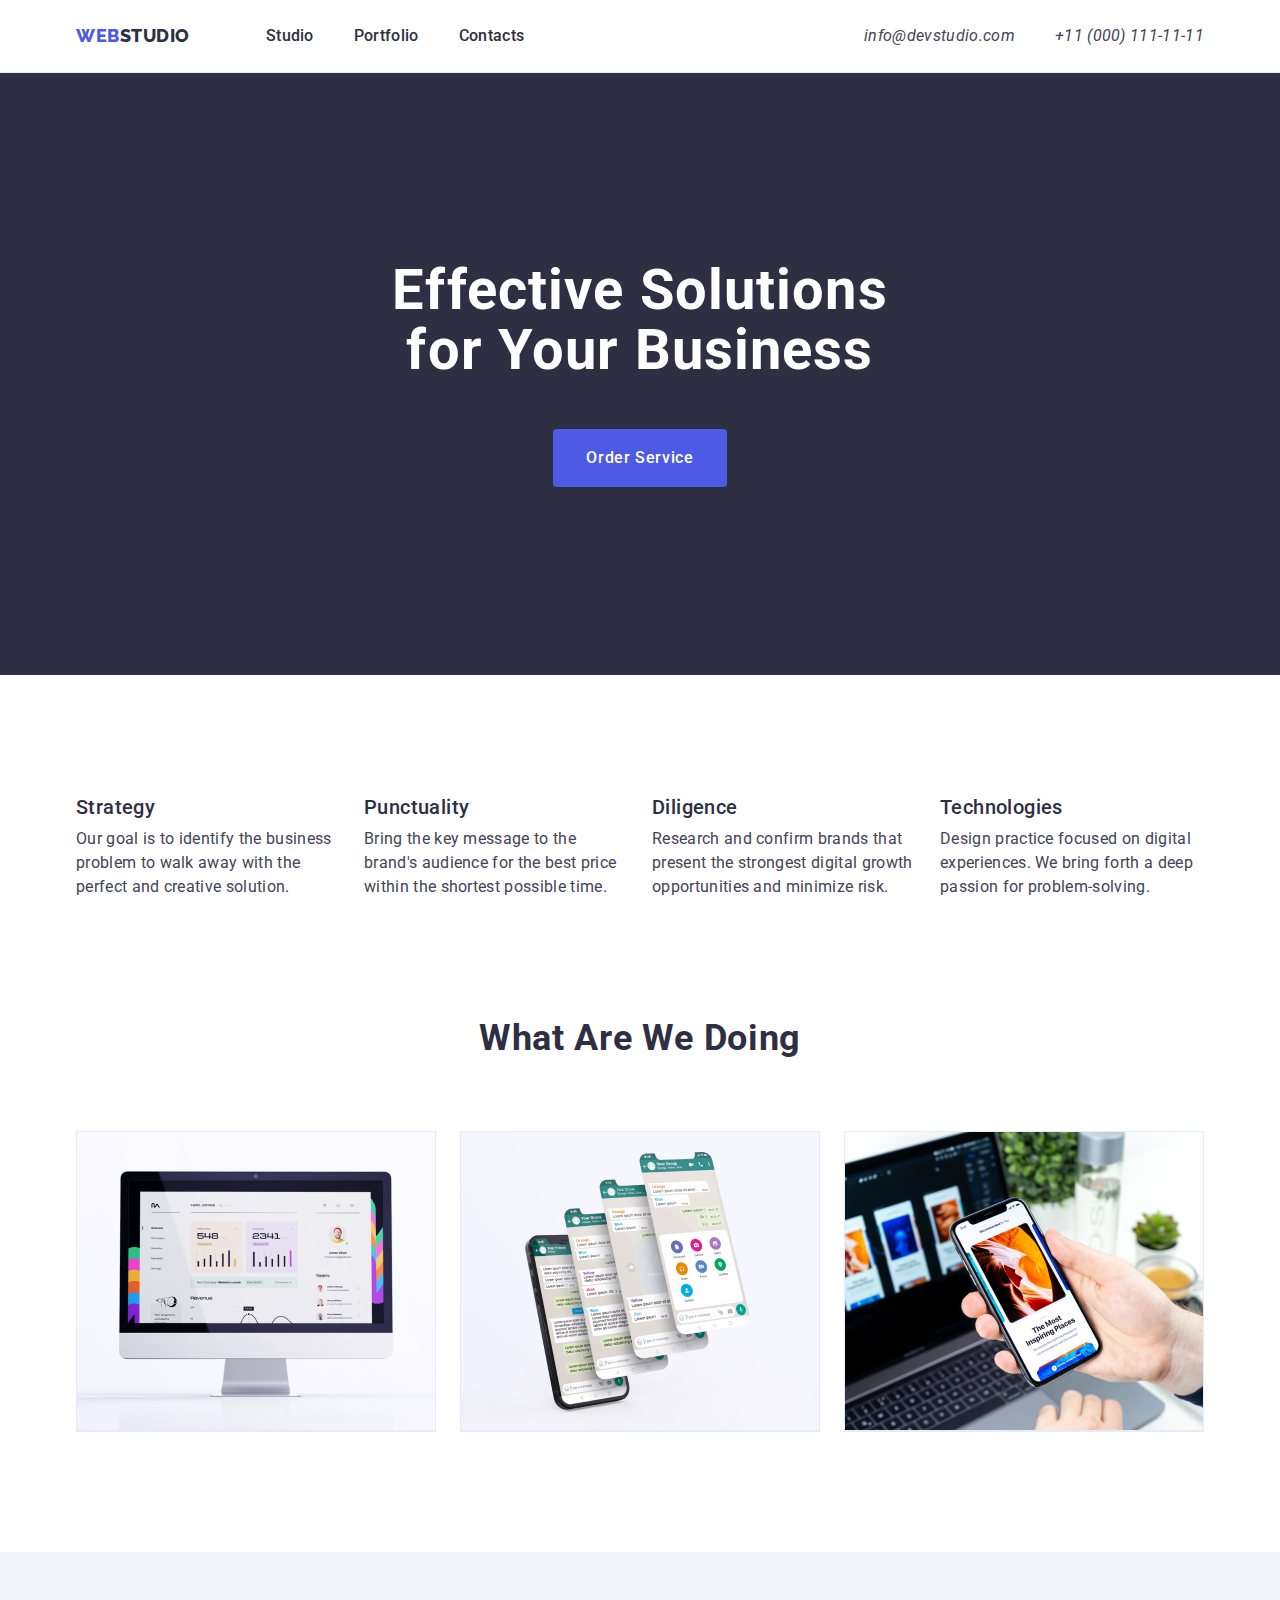
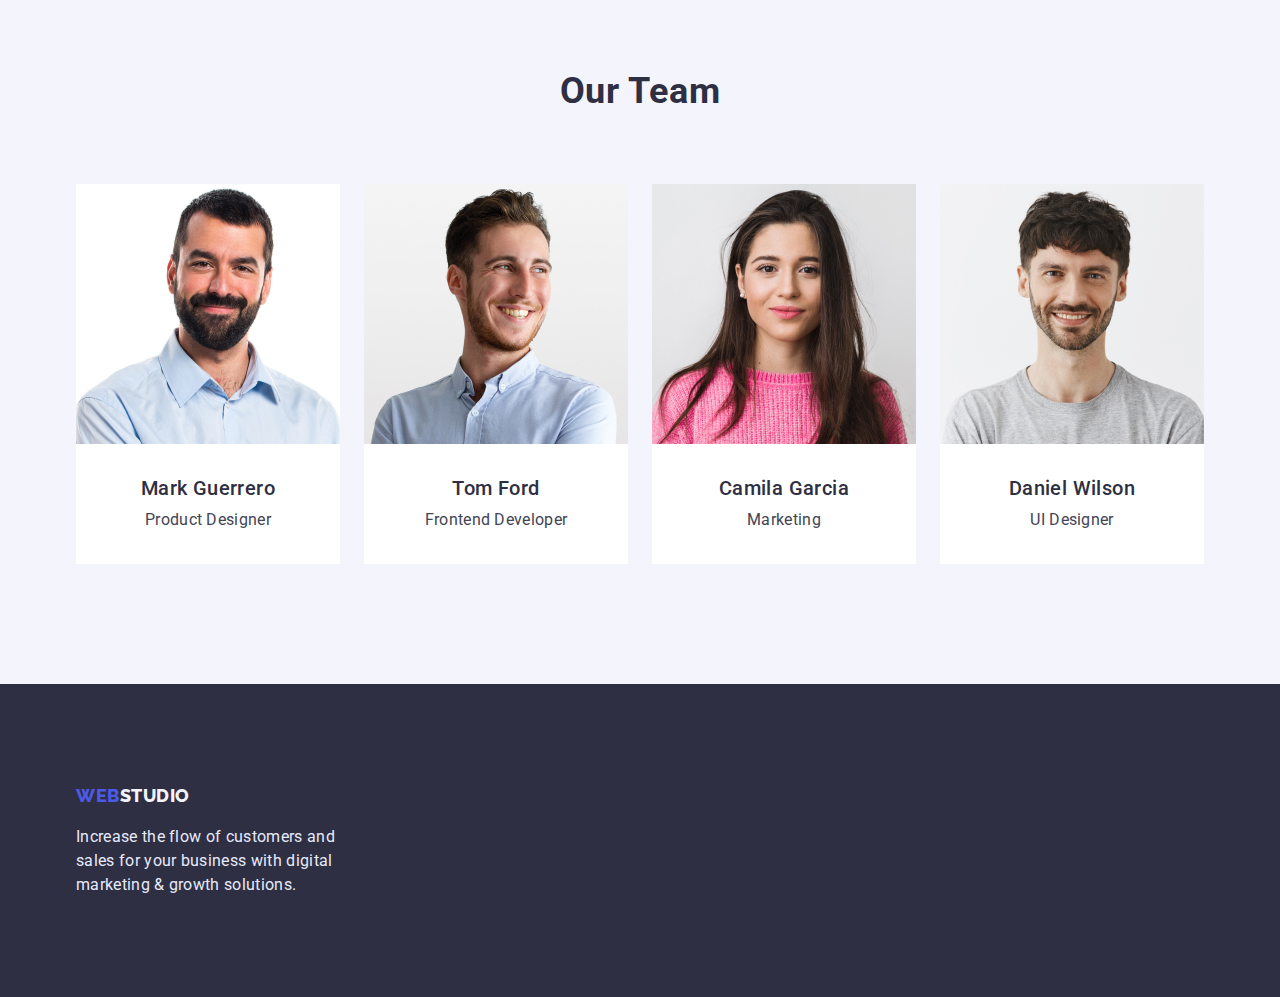
<file: index.html>
<!DOCTYPE html>
<html lang="en">
  <head>
    <meta charset="UTF-8" />
    <meta http-equiv="X-UA-Compatible" content="IE=edge" />
    <meta name="viewport" content="width=device-width, initial-scale=1.0" />
    <title>Studio</title>
    <link
      rel="stylesheet"
      href="https://cdnjs.cloudflare.com/ajax/libs/modern-normalize/1.1.0/modern-normalize.min.css"
      class=""
    />
    <link rel="preconnect" href="https://fonts.googleapis.com" />
    <link rel="preconnect" href="https://fonts.gstatic.com" crossorigin />
    <link
      href="https://fonts.googleapis.com/css2?family=Raleway:wght@800&family=Roboto:wght@400;500;700;900&display=swap"
      rel="stylesheet"
    />
    <link rel="stylesheet" href="./css/styles.css" />
  </head>
  <body class="page">
    <!-- HEADER -->
    <header class="page-header">
      <!-- HEADER NAVIGATION -->
      <div class="container">
        <nav class="main-nav">
          <a class="logo" href="./index.html"
            ><span class="web">WEB</span><span class="studio">STUDIO</span></a
          >
          <ul class="site-nav list">
            <li class="item"><a href="./index.html" class="link">Studio</a></li>
            <li class="item">
              <a href="./portfolio.html" class="link">Portfolio</a>
            </li>
            <li class="item"><a href="" class="link">Contacts</a></li>
          </ul>

          <!-- CONTACTS -->
          <address class="main-contacts">
            <ul class="contacts list">
              <li class="item">
                <a href="mailto:info@devstudio.com" class="link"
                  >info@devstudio.com</a
                >
              </li>
              <li class="item">
                <a href="tel:+110001111111" class="link">
                  +11 (000) 111-11-11</a
                >
              </li>
            </ul>
          </address>
        </nav>
      </div>
    </header>

    <!-- MAIN CONTENT -->
    <main>
      <!-- HERO -->
      <section class="hero">
        <div class="container">
          <h1 class="hero-title">
            Effective Solutions <br />
            for Your Business
          </h1>
          <button type="button" class="header-button">Order Service</button>
        </div>
      </section>

      <!-- OUR FEATURES -->
      <section class="section">
        <!--HIDDEN H2 SECTION -->
        <h2 class="hidden">Section2</h2>
        <div class="container">
          <ul class="feature-list list">
            <li class="item">
              <h3 class="title">Strategy</h3>
              <p>
                Our goal is to identify the business problem to walk away with
                the perfect and creative solution.
              </p>
            </li>
            <li class="item">
              <h3 class="title">Punctuality</h3>
              <p>
                Bring the key message to the brand's audience for the best price
                within the shortest possible time.
              </p>
            </li>
            <li class="item">
              <h3 class="title">Diligence</h3>
              <p>
                Research and confirm brands that present the strongest digital
                growth opportunities and minimize risk.
              </p>
            </li>
            <li class="item">
              <h3 class="title">Technologies</h3>
              <p>
                Design practice focused on digital experiences. We bring forth a
                deep passion for problem-solving.
              </p>
            </li>
          </ul>
        </div>
      </section>

      <!-- WHAT ARE WE DOING SECTION -->
      <section class="section no-padding">
        <div class="container">
          <h2 class="section-title centered">What are we doing</h2>
          <ul class="our-work list">
            <li class="item">
              <img src="./images/img1.jpg" alt="What we can do 1" width="360" />
            </li>
            <li class="item">
              <img src="./images/img2.jpg" alt="What we can do 2" width="360" />
            </li>
            <li class="item">
              <img src="./images/img3.jpg" alt="What we can do 3" width="360" />
            </li>
          </ul>
        </div>
      </section>

      <!-- OUR TEAM -->
      <section class="section our-team">
        <div class="container">
          <h2 class="section-title centered">Our Team</h2>
          <ul class="team-list list">
            <li class="item">
              <img src="./images/photo1.jpg" alt="Mard Guerrero" width="264" />
              <div class="team">
                <h3 class="title">Mark Guerrero</h3>
                <p class="text">Product Designer</p>
              </div>
            </li>
            <li class="item">
              <img src="./images/photo2.jpg" alt="Tom Ford" width="264" />
              <div class="team">
                <h3 class="title">Tom Ford</h3>
                <p class="text">Frontend Developer</p>
              </div>
            </li>
            <li class="item">
              <img src="./images/photo3.jpg" alt="Camila Garcia" width="264" />
              <div class="team">
                <h3 class="title">Camila Garcia</h3>
                <p class="text">Marketing</p>
              </div>
            </li>
            <li class="item">
              <img src="./images/photo4.jpg" alt="Daniel Wilson" width="264" />
              <div class="team">
                <h3 class="title">Daniel Wilson</h3>
                <p class="text">UI Designer</p>
              </div>
            </li>
          </ul>
        </div>
      </section>
    </main>

    <!-- FOOTER -->
    <footer class="footer">
      <div class="container">
        <a class="footer-logo" href="./index.html"
          ><span class="web">WEB</span><span class="studio">STUDIO</span></a
        >
        <p class="footer-text">
          Increase the flow of customers and sales for your business with
          digital marketing & growth solutions.
        </p>
      </div>
    </footer>
  </body>
</html>
</file>
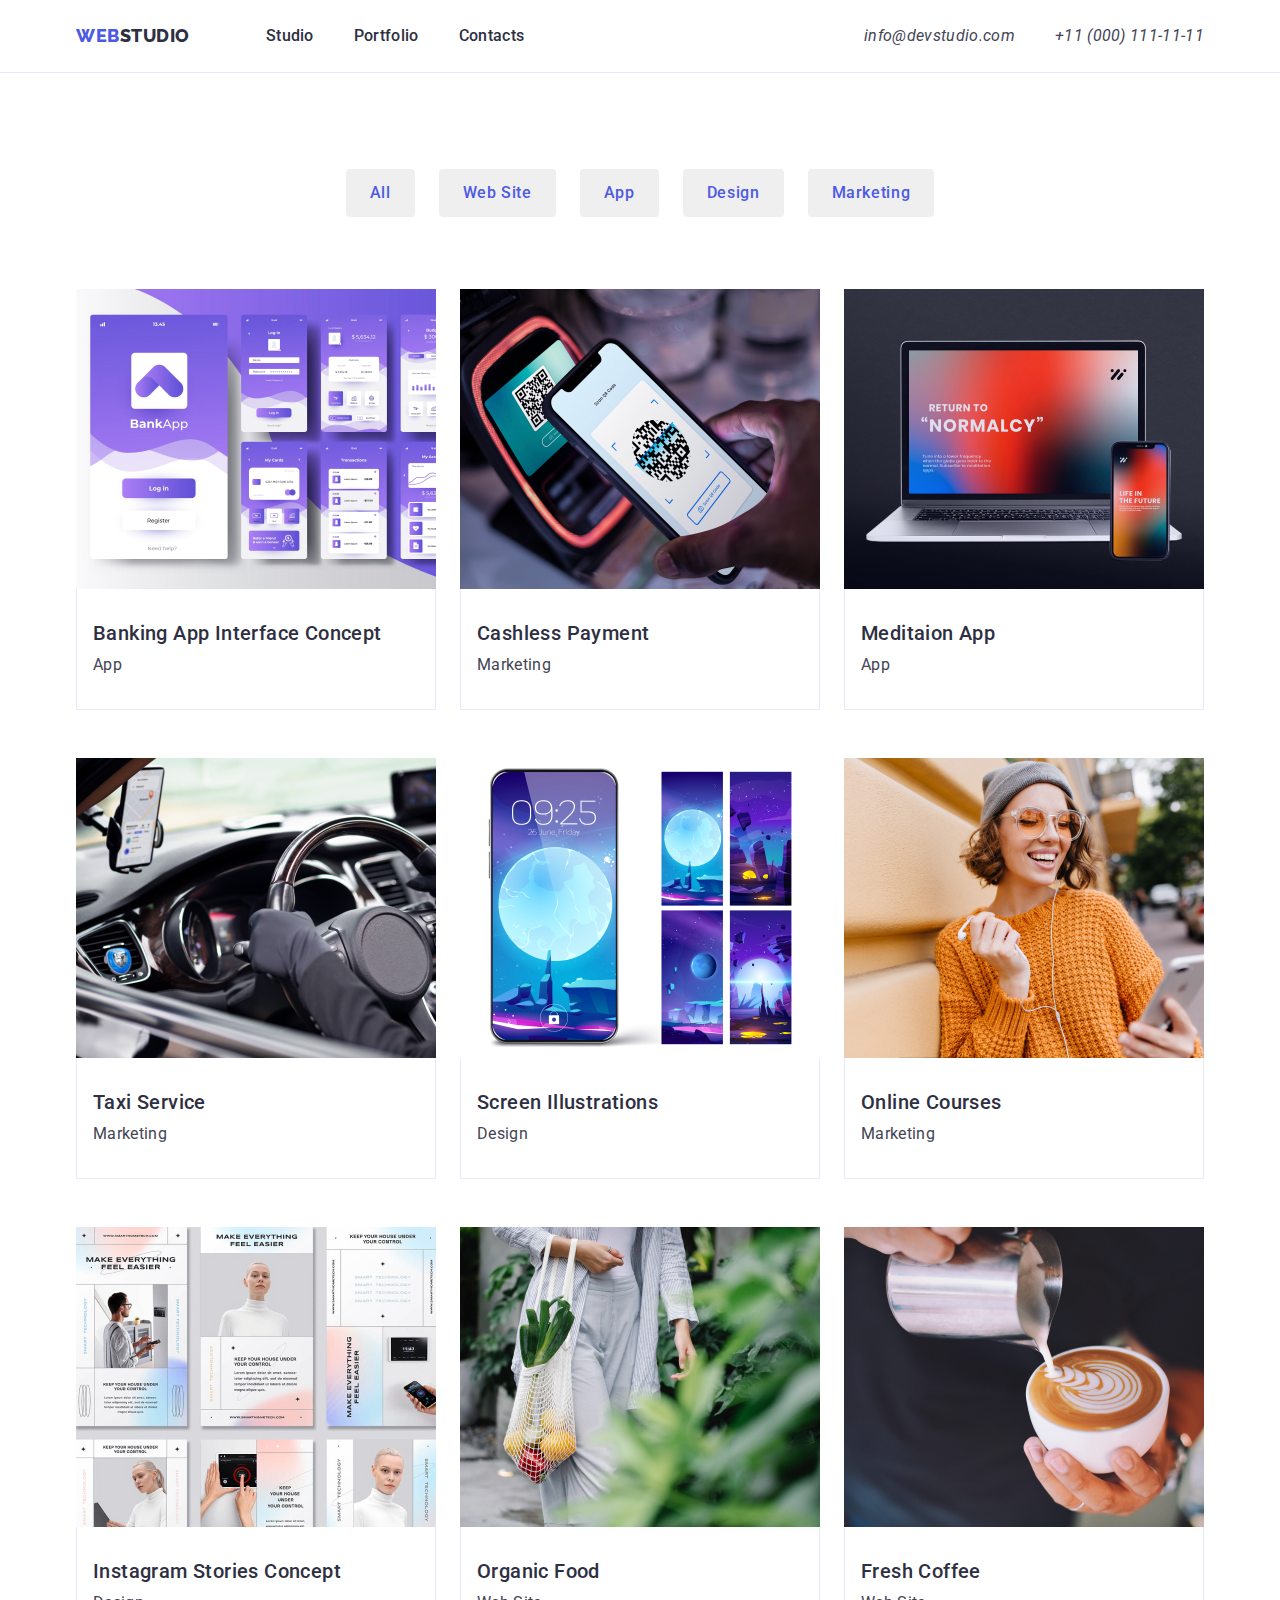
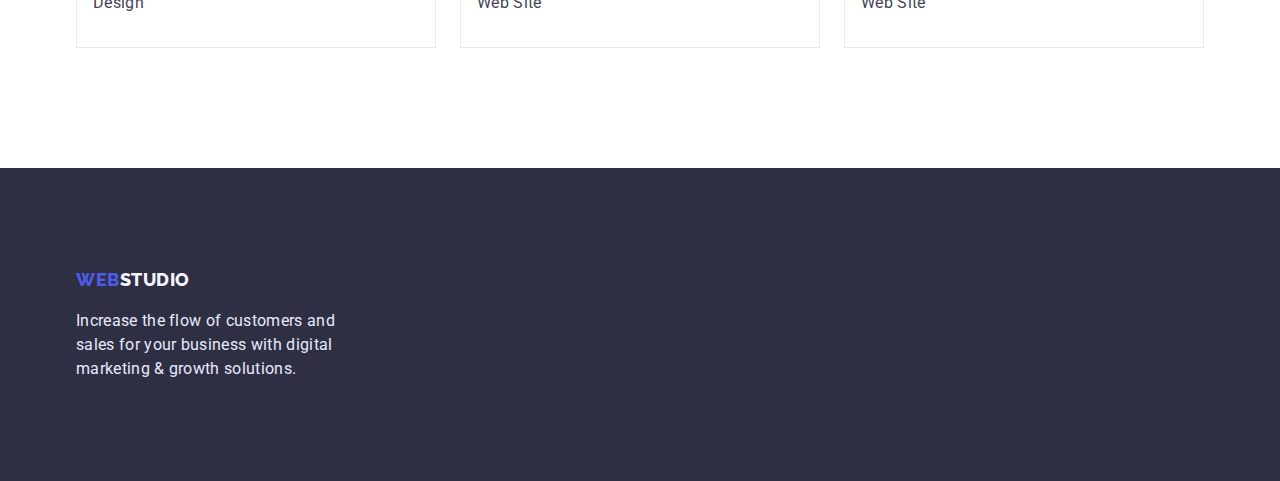
<file: portfolio.html>
<!DOCTYPE html>
<html lang="en">
  <head>
    <meta charset="UTF-8" />
    <meta http-equiv="X-UA-Compatible" content="IE=edge" />
    <meta name="viewport" content="width=device-width, initial-scale=1.0" />
    <title>Portfolio</title>
    <link
      rel="stylesheet"
      href="https://cdnjs.cloudflare.com/ajax/libs/modern-normalize/1.1.0/modern-normalize.min.css"
      class=""
    />
    <link rel="preconnect" href="https://fonts.googleapis.com" />
    <link rel="preconnect" href="https://fonts.gstatic.com" crossorigin />
    <link
      href="https://fonts.googleapis.com/css2?family=Raleway:wght@800&family=Roboto:wght@400;500;700;900&display=swap"
      rel="stylesheet"
    />
    <link rel="stylesheet" href="./css/styles.css" />
  </head>
  <body class="page">
    <!-- HEADER -->
    <header class="page-header">
      <!-- HEADER NAVIGATION -->
      <div class="container">
        <nav class="main-nav">
          <a class="logo" href="./index.html"
            ><span class="web">WEB</span><span class="studio">STUDIO</span></a
          >
          <ul class="site-nav list">
            <li class="item"><a href="./index.html" class="link">Studio</a></li>
            <li class="item">
              <a href="./portfolio.html" class="link">Portfolio</a>
            </li>
            <li class="item"><a href="" class="link">Contacts</a></li>
          </ul>

          <!-- CONTACTS -->
          <address class="main-contacts">
            <ul class="contacts list">
              <li class="item">
                <a href="mailto:info@devstudio.com" class="link"
                  >info@devstudio.com</a
                >
              </li>
              <li class="item">
                <a href="tel:+110001111111" class="link">
                  +11 (000) 111-11-11</a
                >
              </li>
            </ul>
          </address>
        </nav>
      </div>
    </header>
    <!-- Уникальный контент -->
    <main>
      <!-- Секция с кнопками -->
      <section class="section-portfolio">
        <!-- Это скрытый тэг h1 (он будет скрыт) -->
        <h1 class="hidden">Portfolio</h1>
        <div class="container">
          <ul class="filters list">
            <li class="item">
              <button type="button" class="link">All</button>
            </li>
            <li class="item">
              <button type="button" class="link">Web Site</button>
            </li>
            <li class="item">
              <button type="button" class="link">App</button>
            </li>
            <li class="item">
              <button type="button" class="link">Design</button>
            </li>
            <li class="item">
              <button type="button" class="link">Marketing</button>
            </li>
          </ul>
        </div>
        <div class="container">
          <ul class="service-list list">
            <li class="item">
              <img
                src="./images/portf-im1.jpg"
                alt="Banking App Interface Concept"
                width="360"
              />
              <div class="services">
                <h3 class="title">Banking App Interface Concept</h3>
                <p>App</p>
              </div>
            </li>
            <li class="item">
              <img
                src="./images/portf-im2.jpg"
                alt="Cashless Payment"
                width="360"
              />
              <div class="services">
                <h3 class="title">Cashless Payment</h3>
                <p>Marketing</p>
              </div>
            </li>
            <li class="item">
              <img
                src="./images/portf-im3.jpg"
                alt="Meditaion App"
                width="360"
              />
              <div class="services">
                <h3 class="title">Meditaion App</h3>
                <p>App</p>
              </div>
            </li>
            <li class="item">
              <img
                src="./images/portf-im4.jpg"
                alt="Taxi Service"
                width="360"
              />
              <div class="services">
                <h3 class="title">Taxi Service</h3>
                <p>Marketing</p>
              </div>
            </li>
            <li class="item">
              <img
                src="./images/portf-im5.jpg"
                alt="Screen Illustrations"
                width="360"
              />
              <div class="services">
                <h3 class="title">Screen Illustrations</h3>
                <p>Design</p>
              </div>
            </li>
            <li class="item">
              <img
                src="./images/portf-im6.jpg"
                alt=">Online Courses"
                width="360"
              />
              <div class="services">
                <h3 class="title">Online Courses</h3>
                <p>Marketing</p>
              </div>
            </li>
            <li class="item">
              <img
                src="./images/portf-im7.jpg"
                alt="Instagram Stories Concept"
                width="360"
              />
              <div class="services">
                <h3 class="title">Instagram Stories Concept</h3>
                <p>Design</p>
              </div>
            </li>
            <li class="item">
              <img
                src="./images/portf-im8.jpg"
                alt="Organic Food"
                width="360"
              />
              <div class="services">
                <h3 class="title">Organic Food</h3>
                <p>Web Site</p>
              </div>
            </li>
            <li class="item">
              <img
                src="./images/portf-im9.jpg"
                alt="Fresh Coffee"
                width="360"
              />
              <div class="services">
                <h3 class="title">Fresh Coffee</h3>
                <p>Web Site</p>
              </div>
            </li>
          </ul>
        </div>
      </section>
    </main>

    <!-- FOOTER -->
    <footer class="footer">
      <div class="container">
        <a class="footer-logo" href="./index.html"
          ><span class="web">WEB</span><span class="studio">STUDIO</span></a
        >
        <p class="footer-text">
          Increase the flow of customers and sales for your business with
          digital marketing & growth solutions.
        </p>
      </div>
    </footer>
  </body>
</html>
</file>
<file: css/styles.css>
:root {
  --primary-text-color: #434455;
  --title-text-color: #2e2f42;
  --accent-color: #4d5ae5;
  --primary-bg-color: #ffffff;
  --sec-logo-color: #f4f4fd;
  --border-color: #e7e9fc;
  --black-color: #000000;
  --white-color: #ffffff;
  --sec-bg-color: #2e2f42;
}

body {
  background-color: var(--primary-bg-color);
  color: var(--primary-text-color);

  font-family: "Roboto", sans-serif;
  font-weight: 400;
  font-size: 16px;
  line-height: 1.5;
  letter-spacing: 0.02em;
}

/* TOOLS */
.hidden {
  display: none;
}

.list {
  list-style: none;
  padding: 0;
  margin: 0;
}

.container {
  margin-left: auto;
  margin-right: auto;
  width: 1158px;
  padding-left: 15px;
  padding-right: 15px;
  /* outline: 2px solid tomato; */
}

/* PAGE HEADER */
.page-header {
  border-bottom: 1px solid var(--border-color);
}

img {
  display: block;
}

/* LOGO */
.logo {
  text-decoration: none;
}

.logo .studio,
.logo .web {
  text-decoration: none;
  color: var(--title-text-color);
  font-family: "Raleway", cursive;
  font-weight: 800;
  font-size: 18px;
  line-height: 1.33;
  letter-spacing: 0.03em;
}

.logo .web {
  color: var(--accent-color);
}

.footer-logo {
  text-decoration: none;
}

.footer-logo .web,
.footer-logo .studio {
  text-decoration: none;
  color: var(--accent-color);
  font-family: "Raleway", cursive;
  font-weight: 800;
  font-size: 18px;
  line-height: 1.33;
  letter-spacing: 0.03em;
}

.footer-logo .studio {
  color: var(--sec-logo-color);
}

/* HEADER NAVIGATION AND CONTACTS */
.main-nav {
  display: flex;
  align-items: center;
}

.main-contacts {
  display: flex;
  margin-left: auto;
}

.site-nav {
  display: flex;
  margin-left: 76px;
}

.contacts {
  display: flex;
}

.site-nav .item + .item,
.contacts .item + .item {
  margin-left: 40px;
}

.site-nav .link {
  display: block;
  padding-top: 24px;
  padding-bottom: 24px;

  color: var(--title-text-color);
  font-weight: 500;
  text-decoration: none;
}

.contacts .link {
  display: block;
  padding-top: 24px;
  padding-bottom: 24px;

  color: var(--primary-text-color);
  text-decoration: none;
}

.site-nav .link:hover,
.site-nav .link:focus {
  color: var(--accent-color);
}

.contacts .link:hover,
.contacts .link:focus {
  color: var(--accent-color);
}

/* HERO */
.hero-title {
  color: var(--white-color);
  font-weight: 700;
  font-size: 56px;
  line-height: 1.07;
  letter-spacing: 0.02em;

  margin-top: 0;
  margin-bottom: 48px;
}

.hero {
  text-align: center;
  background-color: var(--sec-bg-color);
  padding-top: 188px;
  padding-bottom: 188px;
}

/* BUTTONS AND FILTERS-BUTTON */
.header-button {
  display: inline-block;
  color: var(--white-color);
  background-color: var(--accent-color);
  min-width: 169px;

  padding: 16px 32px;
  border-radius: 4px;

  cursor: pointer;
  font-weight: 500;
  font-size: 16px;
  line-height: 1.5;
  letter-spacing: 0.04em;
  text-decoration: none;
  text-align: center;
  border: 1px solid transparent;
}

.filters {
  /* background-color: tomato; */
  display: flex;
  justify-content: center;
  margin-bottom: 72px;
}

.filters .item + .item {
  margin-left: 24px;
}

.filters .link {
  display: inline-block;
  color: var(--accent-color);

  border-radius: 4px;
  padding: 12px 24px;
  font-weight: 500;
  font-size: 16px;
  line-height: 1.5;
  letter-spacing: 0.04em;
  text-decoration: none;
  border: none;
  cursor: pointer;
}

.filters .link:hover,
.filters .link:active {
  background-color: var(--accent-color);
  color: var(--white-color);
}

/* WHAT WE CAN DO */
.our-work {
  display: flex;
}

.our-work .item {
  border-bottom: 1px solid var(--border-color);
}

.our-work .item + .item {
  margin-left: 24px;
}

/* SECTIONS */
.section-title.centered {
  margin-top: 0;
  margin-bottom: 72px;
  text-align: center;
}

.section.no-padding {
  padding-top: 0;
  padding-bottom: 120px;
}

.section-title {
  margin-top: 0;
  margin-bottom: 0;
  color: var(--title-text-color);

  font-weight: 700;
  font-size: 36px;
  line-height: 1.11;

  letter-spacing: 0.02em;
  text-transform: capitalize;
}

.section {
  padding-top: 120px;
  padding-bottom: 120px;
}

.section-portfolio {
  padding-top: 96px;
  padding-bottom: 120px;
}

/* TEAM LIST */
.team-list .title {
  margin-top: 0;
  margin-bottom: 8px;

  color: var(--title-text-color);
  font-weight: 500;
  font-size: 20px;
  line-height: 1.2;
  letter-spacing: 0.02em;

  text-align: center;
}

.team-list .text {
  text-align: center;
  margin-top: 0;
  margin-bottom: 0;
}

.team-list {
  flex-wrap: wrap;
  display: flex;
}

.team-list .item + .item {
  margin-left: 24px;
}

.our-team {
  background-color: var(--sec-logo-color);
}

.team {
  background-color: var(--white-color);
  padding-top: 32px;
  padding-bottom: 32px;
}

/* OUR APPROACH */
.feature-list .title {
  margin-top: 0;
  margin-bottom: 8px;

  color: var(--title-text-color);
  font-weight: 500;
  font-size: 20px;
  line-height: 1.2;
  letter-spacing: 0.02em;
}

.feature-list p {
  margin-top: 0;
  margin-bottom: 0;
}

.feature-list {
  display: flex;
}

.feature-list .item + .item {
  margin-left: 24px;
}

.feature-list .item {
  width: 264px;
}

/* OUR SERVICES */
.service-list .item {
  border-bottom: 1px solid var(--border-color);
  margin-right: 24px;
  margin-bottom: 48px;
}

.services {
  border-left: 1px solid var(--border-color);
  border-right: 1px solid var(--border-color);
}

.service-list .item:nth-child(3n) {
  margin-right: 0;
}

.service-list .item:nth-last-child(-n + 3) {
  margin-bottom: 0;
}

.service-list {
  display: flex;
  flex-wrap: wrap;
}

.service-list .title {
  margin-top: 0;
  margin-bottom: 8px;

  color: var(--title-text-color);
  font-weight: 500;
  font-size: 20px;
  line-height: 1.2;
  letter-spacing: 0.02em;
}

.service-list p {
  margin-top: 0;
  margin-bottom: 0;
}

.services {
  padding-top: 32px;
  padding-bottom: 32px;
  padding-left: 16px;
}
/* FOOTER */

.container .footer-text {
  width: 264px;
  margin-top: 16px;
  margin-bottom: 0;
  color: var(--border-color);
}

.footer {
  margin-top: 0;
  margin-bottom: 0;
  background-color: var(--sec-bg-color);
}

.footer .container {
  padding-top: 100px;
  padding-bottom: 100px;
}
</file>
